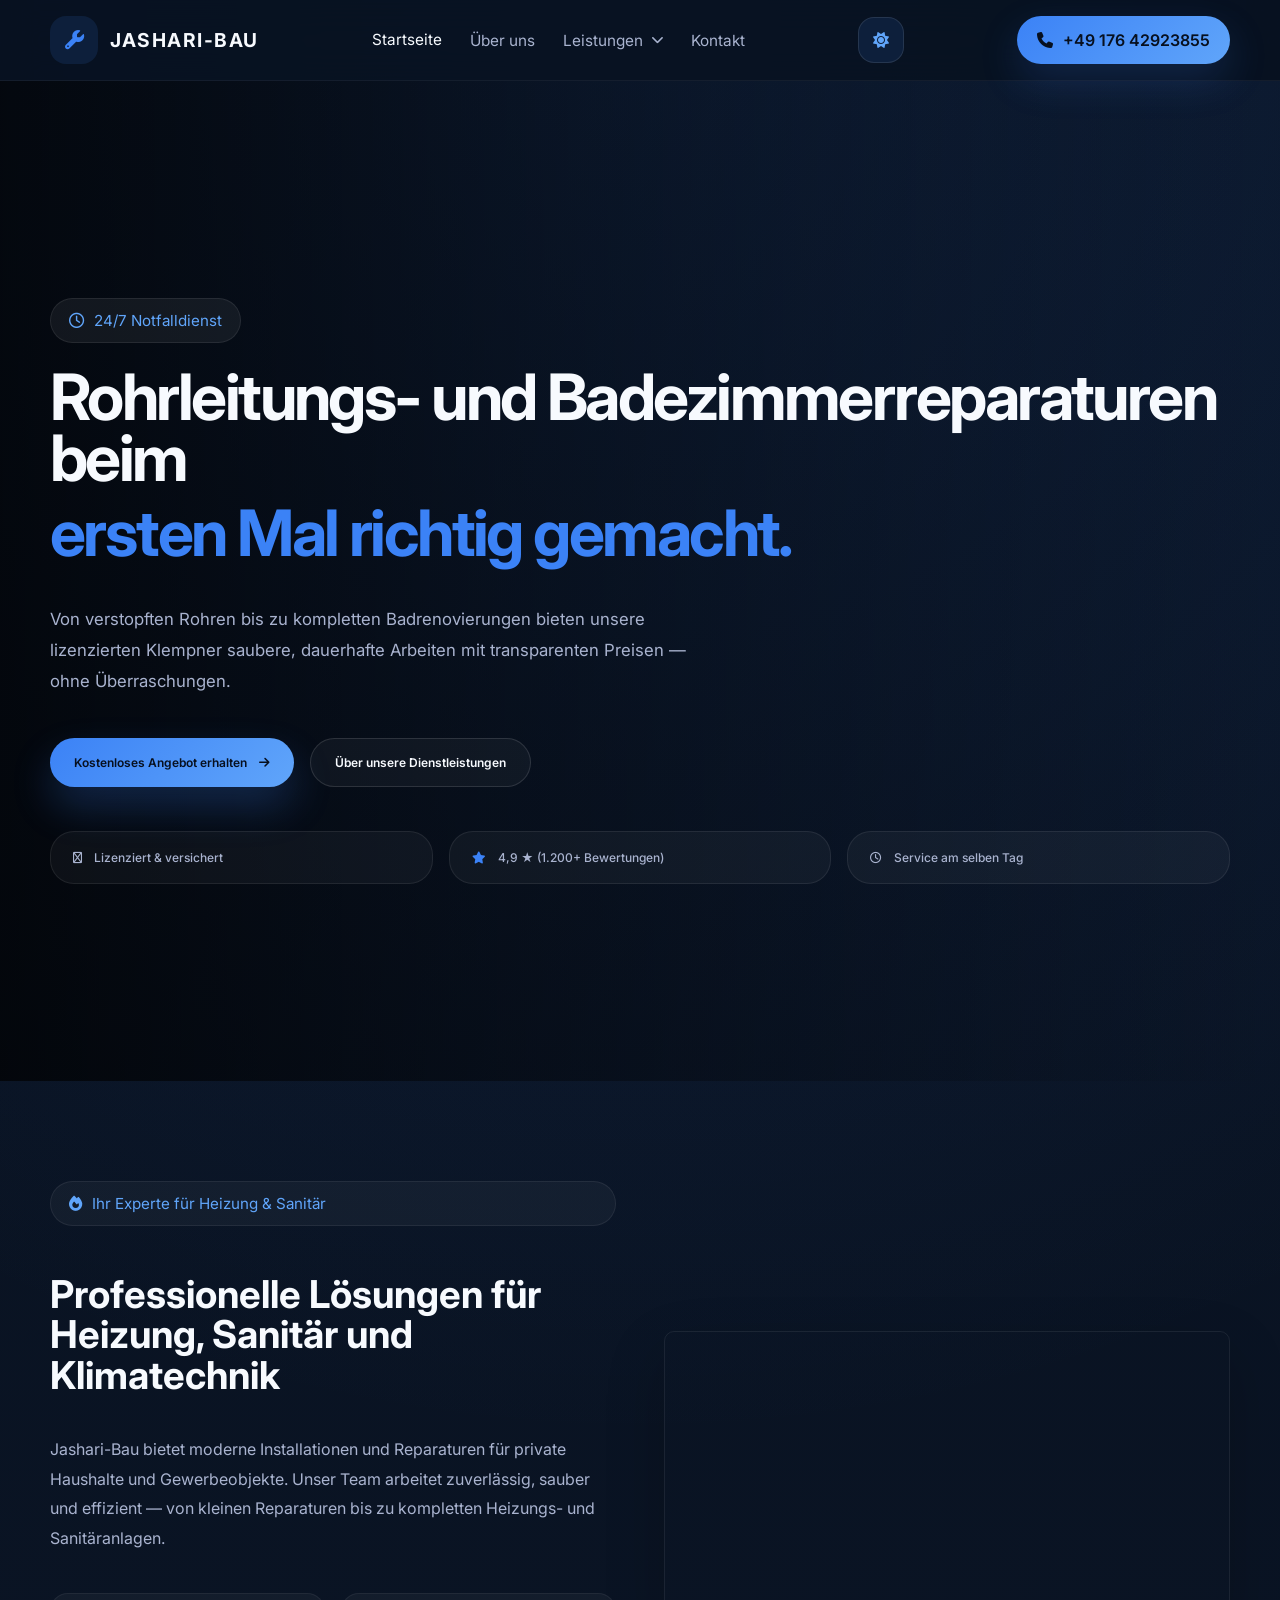
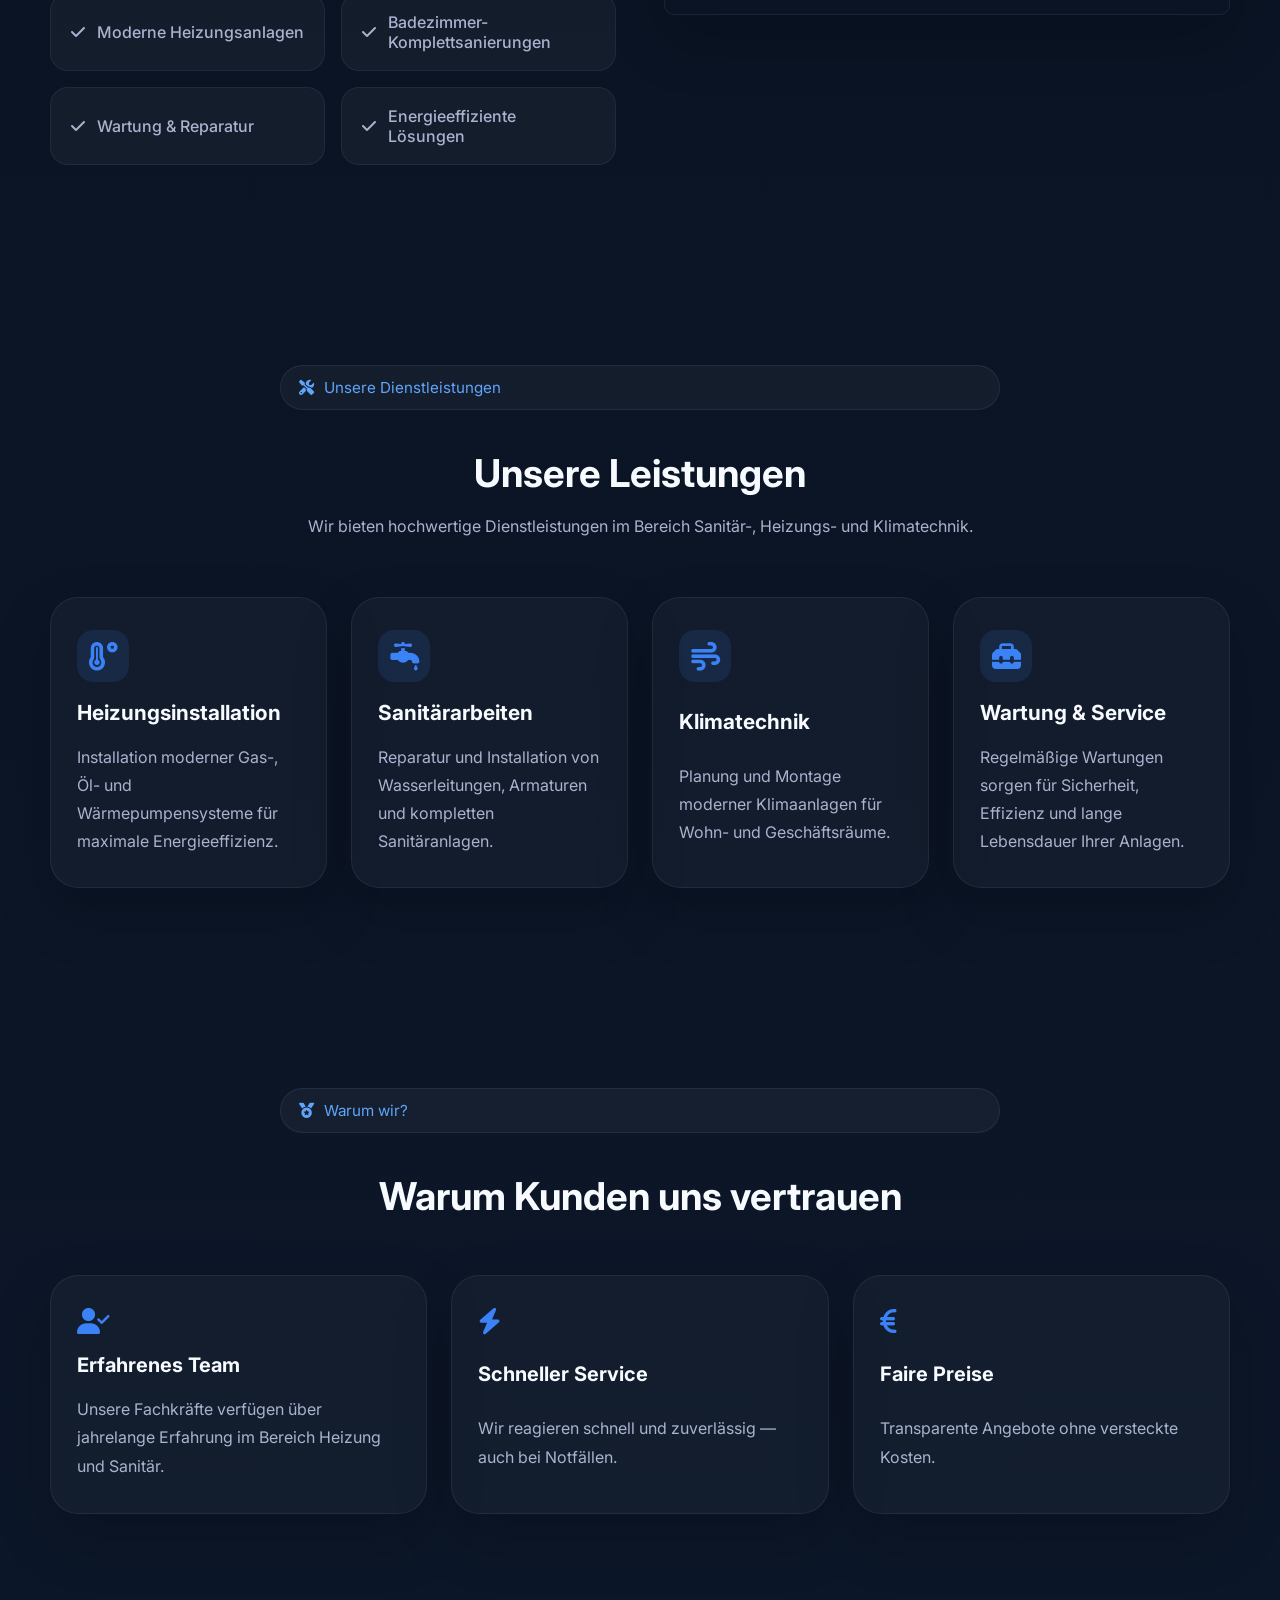
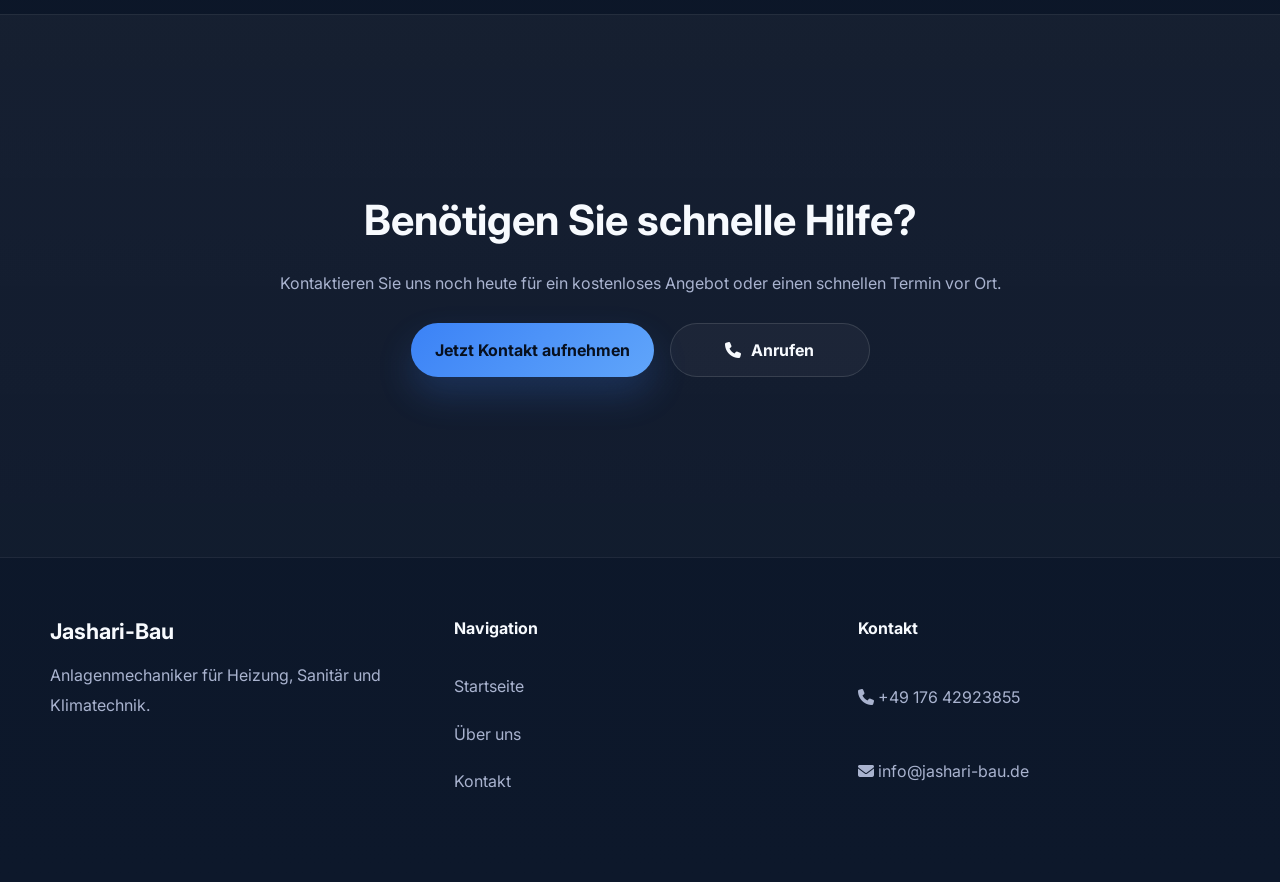
<file: index.html>
<!DOCTYPE html>
<html lang="de">
<head>
  <meta charset="UTF-8" />
  <meta name="viewport" content="width=device-width, initial-scale=1.0" />
  <title>Jashari-Bau</title>
  <link rel="stylesheet" href="./css/style.css">


  <link rel="preconnect" href="https://fonts.googleapis.com">
  <link rel="preconnect" href="https://fonts.gstatic.com" crossorigin>
  <link
    href="https://fonts.googleapis.com/css2?family=Inter:wght@400;500;600;700;800&display=swap"
    rel="stylesheet"
  >
  <link
    rel="stylesheet"
    href="https://cdnjs.cloudflare.com/ajax/libs/font-awesome/6.5.1/css/all.min.css"
  />

  
</head>
<body>

  <!-- NAVIGATIONSLEISTE -->
  <header class="navbar">
    <div class="container nav-wrapper">

      <div class="logo">
        <div class="logo-icon">
          <a href="./index.html">
            <i class="fa-solid fa-wrench"></i>
          </a>
        </div>
        <h2>Jashari-Bau</h2>
      </div>

      <nav class="nav-links" id="site-navigation">
        <a href="./index.html" class="active">Startseite</a>
        <a href="./about-service.html">Über uns</a>
        <div class="nav-dropdown">
          <button class="dropdown-toggle" type="button" aria-expanded="false">
            Leistungen
            <i class="fa-solid fa-chevron-down"></i>
          </button>
          <div class="dropdown-menu">
            <a href="./about-service.html#leistungen">Heizung & Sanitär</a>
            <a href="./about-service.html#ablauf">Unser Ablauf</a>
            <a href="./contact.html">Angebot anfragen</a>
          </div>
        </div>
        <a href="./contact.html">Kontakt</a>
      </nav>

      <button class="menu-toggle" type="button" aria-label="Navigation öffnen" aria-controls="site-navigation" aria-expanded="false">
        <i class="fa-solid fa-bars"></i>
      </button>

      <button class="theme-toggle" type="button" aria-label="Hellmodus aktivieren" aria-pressed="false">
        <i class="fa-solid fa-sun"></i>
      </button>

      <a href="tel:+4917642923855" class="call-btn">
        <i class="fa-solid fa-phone"></i>
        +49 176 42923855
      </a>

    </div>
  </header>

  <section class="hero">
    <div class="container">
      <div class="hero-content">

        <div class="badge">
          <i class="fa-regular fa-clock"></i>
          24/7 Notfalldienst
        </div>

        <h1>
          Rohrleitungs- und Badezimmerreparaturen
          beim <span>ersten Mal richtig gemacht.</span>
        </h1>

        <p>
          Von verstopften Rohren bis zu kompletten Badrenovierungen bieten unsere
          lizenzierten Klempner saubere, dauerhafte Arbeiten mit transparenten Preisen —
          ohne Überraschungen.
        </p>

        <div class="hero-buttons">
          <a href="./contact.html" class="primary-btn">
            Kostenloses Angebot erhalten
            <i class="fa-solid fa-arrow-right"></i>
          </a>

          <a href="./about-service.html" class="secondary-btn">
            Über unsere Dienstleistungen
          </a>
        </div>

        <div class="features">

          <div class="feature-item">
            <i class="fa-regular fa-shield"></i>
            Lizenziert & versichert
          </div>

          <div class="feature-item">
            <i class="fa-solid fa-star rating-star"></i>
            4,9 ★ (1.200+ Bewertungen)
          </div>

          <div class="feature-item">
            <i class="fa-regular fa-clock"></i>
            Service am selben Tag
          </div>

        </div>

      </div>
    </div>
  </section>


  <!-- ÜBER UNS SECTION -->
<section class="about-section">
  <div class="container about-wrapper">

    <div class="about-text">
      <div class="section-badge">
        <i class="fa-solid fa-fire"></i>
        Ihr Experte für Heizung & Sanitär
      </div>

      <h2>
        Professionelle Lösungen für Heizung,
        Sanitär und Klimatechnik
      </h2>

      <p>
        Jashari-Bau bietet moderne Installationen und Reparaturen
        für private Haushalte und Gewerbeobjekte. Unser Team arbeitet
        zuverlässig, sauber und effizient — von kleinen Reparaturen bis
        zu kompletten Heizungs- und Sanitäranlagen.
      </p>

      <div class="about-list">
        <div class="about-item">
          <i class="fa-solid fa-check"></i>
          Moderne Heizungsanlagen
        </div>

        <div class="about-item">
          <i class="fa-solid fa-check"></i>
          Badezimmer-Komplettsanierungen
        </div>

        <div class="about-item">
          <i class="fa-solid fa-check"></i>
          Wartung & Reparatur
        </div>

        <div class="about-item">
          <i class="fa-solid fa-check"></i>
          Energieeffiziente Lösungen
        </div>
      </div>
    </div>

    <div class="about-image">
<video autoplay muted loop playsinline>
    <source src="./WhatsApp Video 2026-06-29 at 20.16.58.mp4" type="video/mp4">
    Your browser does not support the video tag.
</video>  </div>

  </div>
</section>


<!-- SERVICES SECTION -->
<section class="services-section" id="leistungen">
  <div class="container">

    <div class="section-header">
      <div class="section-badge">
        <i class="fa-solid fa-screwdriver-wrench"></i>
        Unsere Dienstleistungen
      </div>

      <h2>Unsere Leistungen</h2>

      <p>
        Wir bieten hochwertige Dienstleistungen im Bereich
        Sanitär-, Heizungs- und Klimatechnik.
      </p>
    </div>

    <div class="services-grid">

      <div class="service-card">
        <i class="fa-solid fa-temperature-high"></i>
        <h3>Heizungsinstallation</h3>
        <p>
          Installation moderner Gas-, Öl- und Wärmepumpensysteme
          für maximale Energieeffizienz.
        </p>
      </div>

      <div class="service-card">
        <i class="fa-solid fa-faucet-drip"></i>
        <h3>Sanitärarbeiten</h3>
        <p>
          Reparatur und Installation von Wasserleitungen,
          Armaturen und kompletten Sanitäranlagen.
        </p>
      </div>

      <div class="service-card">
        <i class="fa-solid fa-wind"></i>
        <h3>Klimatechnik</h3>
        <p>
          Planung und Montage moderner Klimaanlagen
          für Wohn- und Geschäftsräume.
        </p>
      </div>

      <div class="service-card">
        <i class="fa-solid fa-toolbox"></i>
        <h3>Wartung & Service</h3>
        <p>
          Regelmäßige Wartungen sorgen für Sicherheit,
          Effizienz und lange Lebensdauer Ihrer Anlagen.
        </p>
      </div>

    </div>

  </div>
</section>


<!-- WHY US SECTION -->
<section class="why-us">
  <div class="container">

    <div class="section-header">
      <div class="section-badge">
        <i class="fa-solid fa-medal"></i>
        Warum wir?
      </div>

      <h2>Warum Kunden uns vertrauen</h2>
    </div>

    <div class="why-grid">

      <div class="why-card">
        <i class="fa-solid fa-user-check"></i>
        <h3>Erfahrenes Team</h3>
        <p>
          Unsere Fachkräfte verfügen über jahrelange Erfahrung
          im Bereich Heizung und Sanitär.
        </p>
      </div>

      <div class="why-card">
        <i class="fa-solid fa-bolt"></i>
        <h3>Schneller Service</h3>
        <p>
          Wir reagieren schnell und zuverlässig —
          auch bei Notfällen.
        </p>
      </div>

      <div class="why-card">
        <i class="fa-solid fa-euro-sign"></i>
        <h3>Faire Preise</h3>
        <p>
          Transparente Angebote ohne versteckte Kosten.
        </p>
      </div>

    </div>

  </div>
</section>


<!-- CTA SECTION -->
<section class="cta-section">
  <div class="container cta-wrapper">

    <h2>Benötigen Sie schnelle Hilfe?</h2>

    <p>
      Kontaktieren Sie uns noch heute für ein kostenloses Angebot
      oder einen schnellen Termin vor Ort.
    </p>

    <div class="cta-buttons">
      <a href="./contact.html" class="primary-btn">
        Jetzt Kontakt aufnehmen
      </a>

      <a href="tel:+4917642923855" class="secondary-btn">
        <i class="fa-solid fa-phone"></i>
        Anrufen
      </a>
    </div>

  </div>
</section>


<!-- FOOTER -->
<footer class="footer">
  <div class="container footer-wrapper">

    <div class="footer-logo">
      <h2>Jashari-Bau</h2>
      <p>
        Anlagenmechaniker für Heizung,
        Sanitär und Klimatechnik.
      </p>
    </div>

    <div class="footer-links">
      <h4>Navigation</h4>
      <a href="./index.html">Startseite</a>
      <a href="./about-service.html">Über uns</a>
      <a href="./contact.html">Kontakt</a>
    </div>

    <div class="footer-contact">
      <h4>Kontakt</h4>
      <p>
        <i class="fa-solid fa-phone"></i>
        +49 176 42923855
      </p>

      <p>
        <i class="fa-solid fa-envelope"></i>
        info@jashari-bau.de
      </p>
    </div>

  </div>
</footer>


<script src="./script.js"></script>
</body>
</html>
</file>
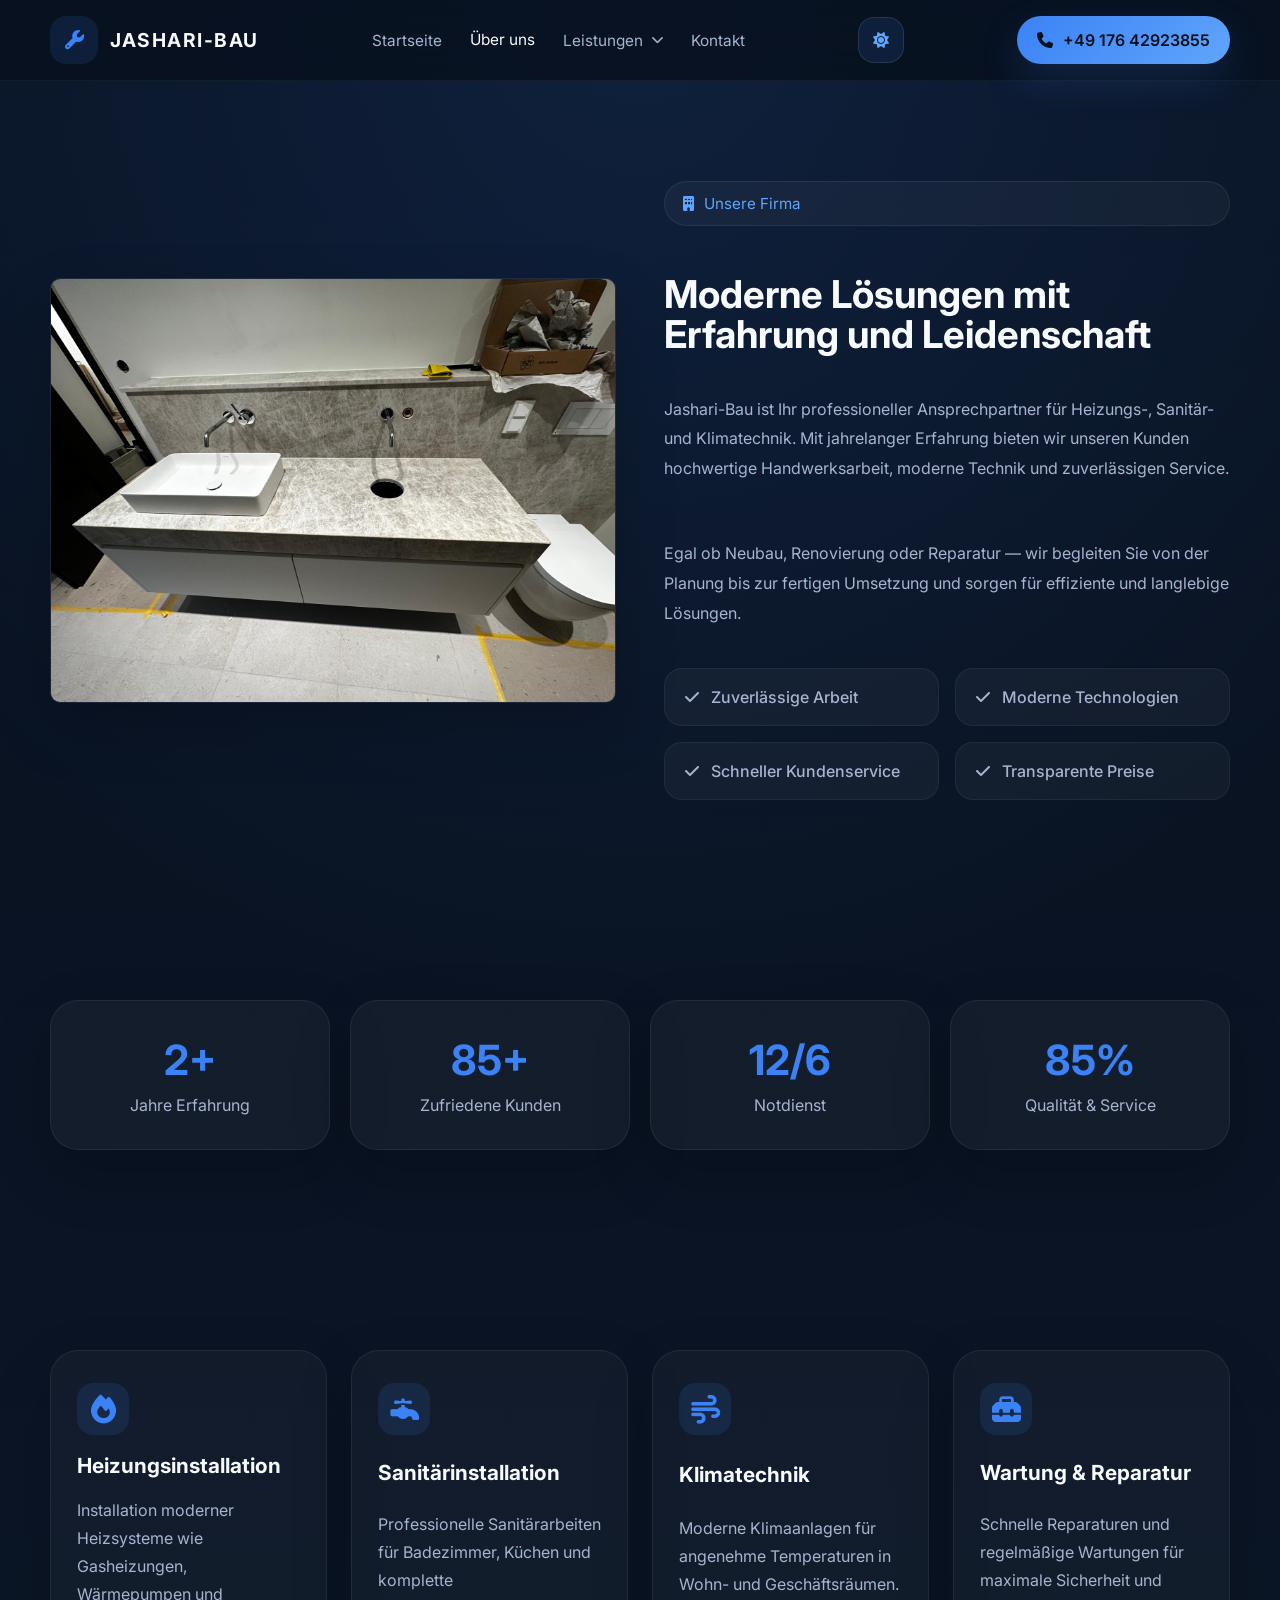
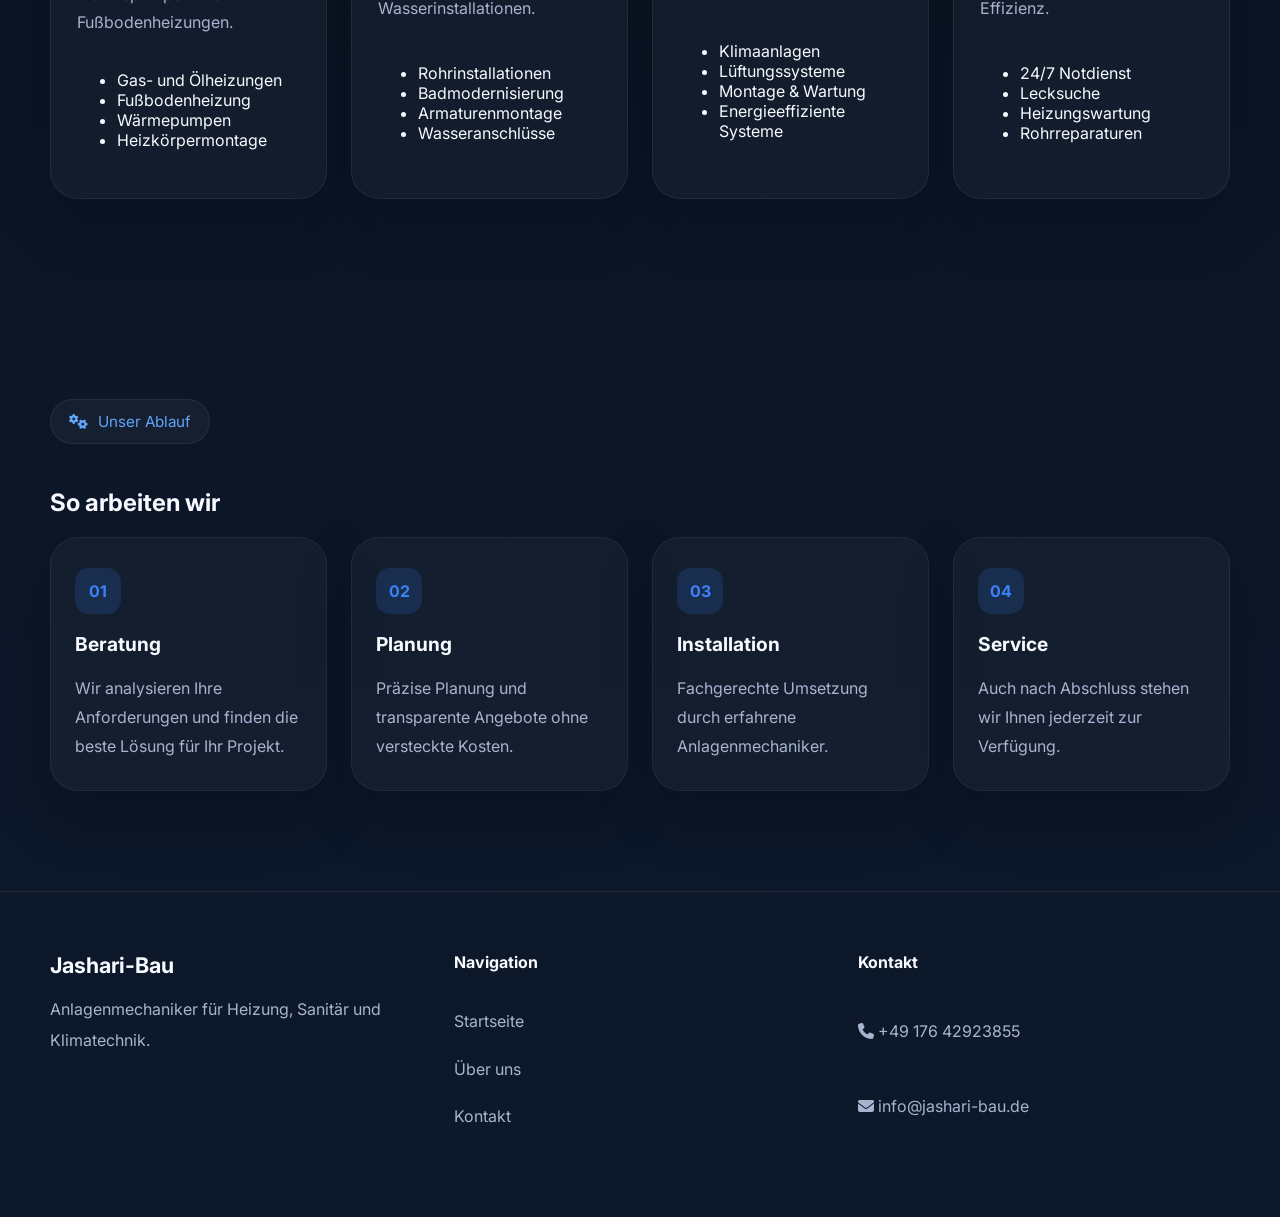
<file: about-service.html>
<!DOCTYPE html>
<html lang="de">
<head>
  <meta charset="UTF-8" />
  <meta name="viewport" content="width=device-width, initial-scale=1.0" />
  <title>Jashari-Bau</title>
  <link rel="stylesheet" href="./css/style.css">


  <link rel="preconnect" href="https://fonts.googleapis.com">
  <link rel="preconnect" href="https://fonts.gstatic.com" crossorigin>
  <link
    href="https://fonts.googleapis.com/css2?family=Inter:wght@400;500;600;700;800&display=swap"
    rel="stylesheet"
  >
  <link
    rel="stylesheet"
    href="https://cdnjs.cloudflare.com/ajax/libs/font-awesome/6.5.1/css/all.min.css"
  />

  
</head>
<body>

  <!-- NAVIGATIONSLEISTE -->
  <header class="navbar">
    <div class="container nav-wrapper">

      <div class="logo">
        <div class="logo-icon">
          <a href="./index.html">
            <i class="fa-solid fa-wrench"></i>
          </a>
        </div>
        <h2>Jashari-Bau</h2>
      </div>

      <nav class="nav-links" id="site-navigation">
        <a href="./index.html">Startseite</a>
        <a href="./about-service.html" class="active">Über uns</a>
        <div class="nav-dropdown">
          <button class="dropdown-toggle" type="button" aria-expanded="false">
            Leistungen
            <i class="fa-solid fa-chevron-down"></i>
          </button>
          <div class="dropdown-menu">
            <a href="#leistungen">Heizung & Sanitär</a>
            <a href="#ablauf">Unser Ablauf</a>
            <a href="./contact.html">Angebot anfragen</a>
          </div>
        </div>
        <a href="./contact.html">Kontakt</a>
      </nav>

      <button class="menu-toggle" type="button" aria-label="Navigation öffnen" aria-controls="site-navigation" aria-expanded="false">
        <i class="fa-solid fa-bars"></i>
      </button>

      <button class="theme-toggle" type="button" aria-label="Hellmodus aktivieren" aria-pressed="false">
        <i class="fa-solid fa-sun"></i>
      </button>

      <a href="tel:+4917642923855" class="call-btn">
        <i class="fa-solid fa-phone"></i>
        +49 176 42923855
      </a>

    </div>
  </header>

 <section class="about-section">

    <div class="container about-wrapper">

      <div class="about-image">
        <img src="./images/WhatsApp Image 2026-06-29 at 20.17.37.jpeg" alt="Jashari Bau Team">
      </div>

      <div class="about-content">

        <div class="section-badge">
          <i class="fa-solid fa-building"></i>
          Unsere Firma
        </div>

        <h2>
          Moderne Lösungen mit Erfahrung und Leidenschaft
        </h2>

        <p>
          Jashari-Bau ist Ihr professioneller Ansprechpartner
          für Heizungs-, Sanitär- und Klimatechnik.
          Mit jahrelanger Erfahrung bieten wir unseren Kunden
          hochwertige Handwerksarbeit, moderne Technik und
          zuverlässigen Service.
        </p>

        <p>
          Egal ob Neubau, Renovierung oder Reparatur —
          wir begleiten Sie von der Planung bis zur fertigen
          Umsetzung und sorgen für effiziente und langlebige Lösungen.
        </p>

        <div class="about-features">

          <div class="feature">
            <i class="fa-solid fa-check"></i>
            Zuverlässige Arbeit
          </div>

          <div class="feature">
            <i class="fa-solid fa-check"></i>
            Moderne Technologien
          </div>

          <div class="feature">
            <i class="fa-solid fa-check"></i>
            Schneller Kundenservice
          </div>

          <div class="feature">
            <i class="fa-solid fa-check"></i>
            Transparente Preise
          </div>

        </div>

      </div>

    </div>

  </section>



    <section class="stats-section">

    <div class="container">

      <div class="stats-grid">

        <div class="stat-card">
          <h2>2+</h2>
          <p>Jahre Erfahrung</p>
        </div>

        <div class="stat-card">
          <h2>100+</h2>
          <p>Zufriedene Kunden</p>
        </div>

        <div class="stat-card">
          <h2>12/6</h2>
          <p>Notdienst</p>
        </div>

        <div class="stat-card">
          <h2>100%</h2>
          <p>Qualität & Service</p>
        </div>

      </div>

    </div>

  </section>




   <section class="services-section" id="leistungen">

    <div class="container">

      <div class="services-grid">

        <div class="service-card">

          <div class="service-icon">
            <i class="fa-solid fa-fire"></i>
          </div>

          <h3>Heizungsinstallation</h3>

          <p>
            Installation moderner Heizsysteme wie Gasheizungen,
            Wärmepumpen und Fußbodenheizungen.
          </p>

          <ul>
            <li>Gas- und Ölheizungen</li>
            <li>Fußbodenheizung</li>
            <li>Wärmepumpen</li>
            <li>Heizkörpermontage</li>
          </ul>

        </div>

        <div class="service-card">

          <div class="service-icon">
            <i class="fa-solid fa-faucet"></i>
          </div>

          <h3>Sanitärinstallation</h3>

          <p>
            Professionelle Sanitärarbeiten für Badezimmer,
            Küchen und komplette Wasserinstallationen.
          </p>

          <ul>
            <li>Rohrinstallationen</li>
            <li>Badmodernisierung</li>
            <li>Armaturenmontage</li>
            <li>Wasseranschlüsse</li>
          </ul>

        </div>

        <div class="service-card">

          <div class="service-icon">
            <i class="fa-solid fa-wind"></i>
          </div>

          <h3>Klimatechnik</h3>

          <p>
            Moderne Klimaanlagen für angenehme Temperaturen
            in Wohn- und Geschäftsräumen.
          </p>

          <ul>
            <li>Klimaanlagen</li>
            <li>Lüftungssysteme</li>
            <li>Montage & Wartung</li>
            <li>Energieeffiziente Systeme</li>
          </ul>

        </div>

        <div class="service-card">

          <div class="service-icon">
            <i class="fa-solid fa-toolbox"></i>
          </div>

          <h3>Wartung & Reparatur</h3>

          <p>
            Schnelle Reparaturen und regelmäßige Wartungen
            für maximale Sicherheit und Effizienz.
          </p>

          <ul>
            <li>24/7 Notdienst</li>
            <li>Lecksuche</li>
            <li>Heizungswartung</li>
            <li>Rohrreparaturen</li>
          </ul>

        </div>

      </div>

    </div>

  </section>


    <section class="process-section" id="ablauf">

    <div class="container">

      <div class="section-header">

        <div class="section-badge">
          <i class="fa-solid fa-gears"></i>
          Unser Ablauf
        </div>

        <h2>So arbeiten wir</h2>

      </div>

      <div class="process-grid">

        <div class="process-card">
          <span>01</span>
          <h3>Beratung</h3>
          <p>
            Wir analysieren Ihre Anforderungen und finden
            die beste Lösung für Ihr Projekt.
          </p>
        </div>

        <div class="process-card">
          <span>02</span>
          <h3>Planung</h3>
          <p>
            Präzise Planung und transparente Angebote
            ohne versteckte Kosten.
          </p>
        </div>

        <div class="process-card">
          <span>03</span>
          <h3>Installation</h3>
          <p>
            Fachgerechte Umsetzung durch erfahrene
            Anlagenmechaniker.
          </p>
        </div>

        <div class="process-card">
          <span>04</span>
          <h3>Service</h3>
          <p>
            Auch nach Abschluss stehen wir Ihnen
            jederzeit zur Verfügung.
          </p>
        </div>

      </div>

    </div>

  </section>


<!-- FOOTER -->
<footer class="footer">
  <div class="container footer-wrapper">

    <div class="footer-logo">
      <h2>Jashari-Bau</h2>
      <p>
        Anlagenmechaniker für Heizung,
        Sanitär und Klimatechnik.
      </p>
    </div>

    <div class="footer-links">
      <h4>Navigation</h4>
      <a href="./index.html">Startseite</a>
      <a href="./about-service.html">Über uns</a>
      <a href="./contact.html">Kontakt</a>
    </div>

    <div class="footer-contact">
      <h4>Kontakt</h4>
      <p>
        <i class="fa-solid fa-phone"></i>
        +49 176 42923855
      </p>

      <p>
        <i class="fa-solid fa-envelope"></i>
        info@jashari-bau.de
      </p>
    </div>

  </div>
</footer>


<script src="./script.js"></script>
</body>
</html>
</file>
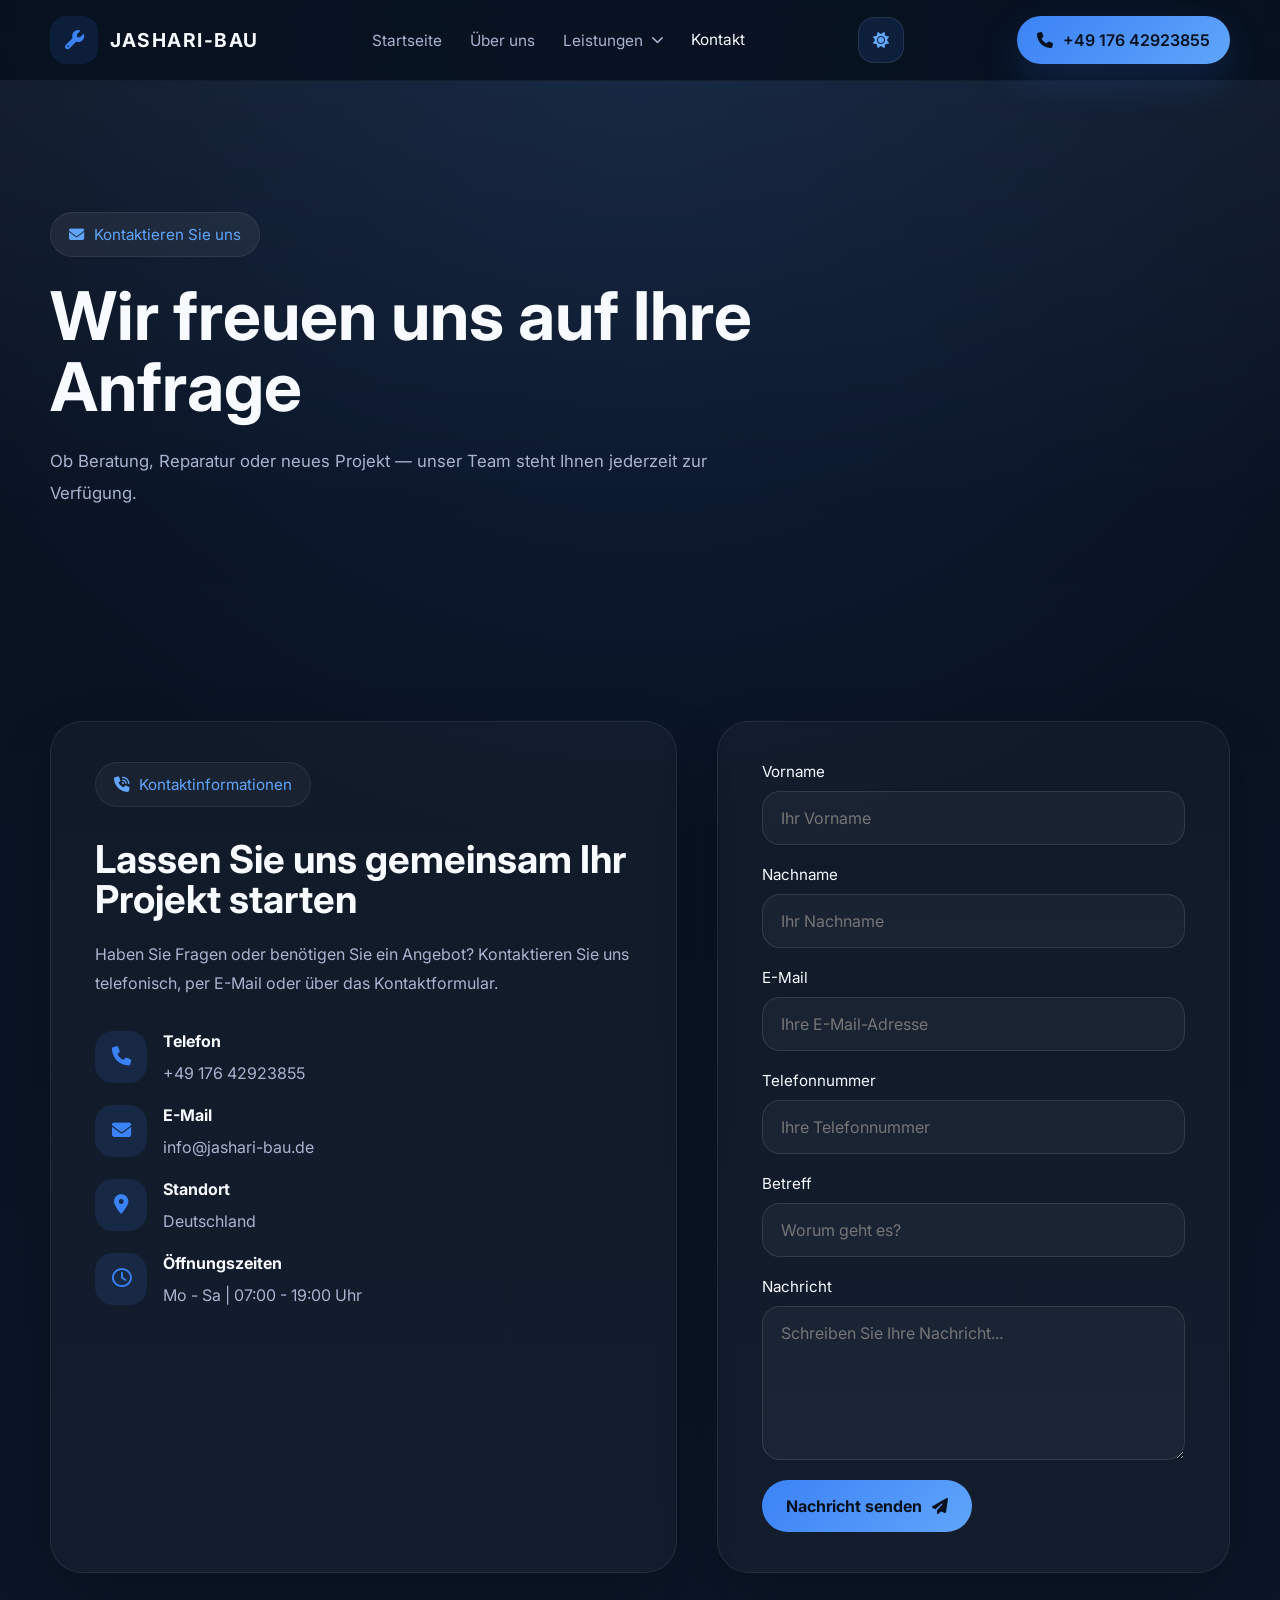
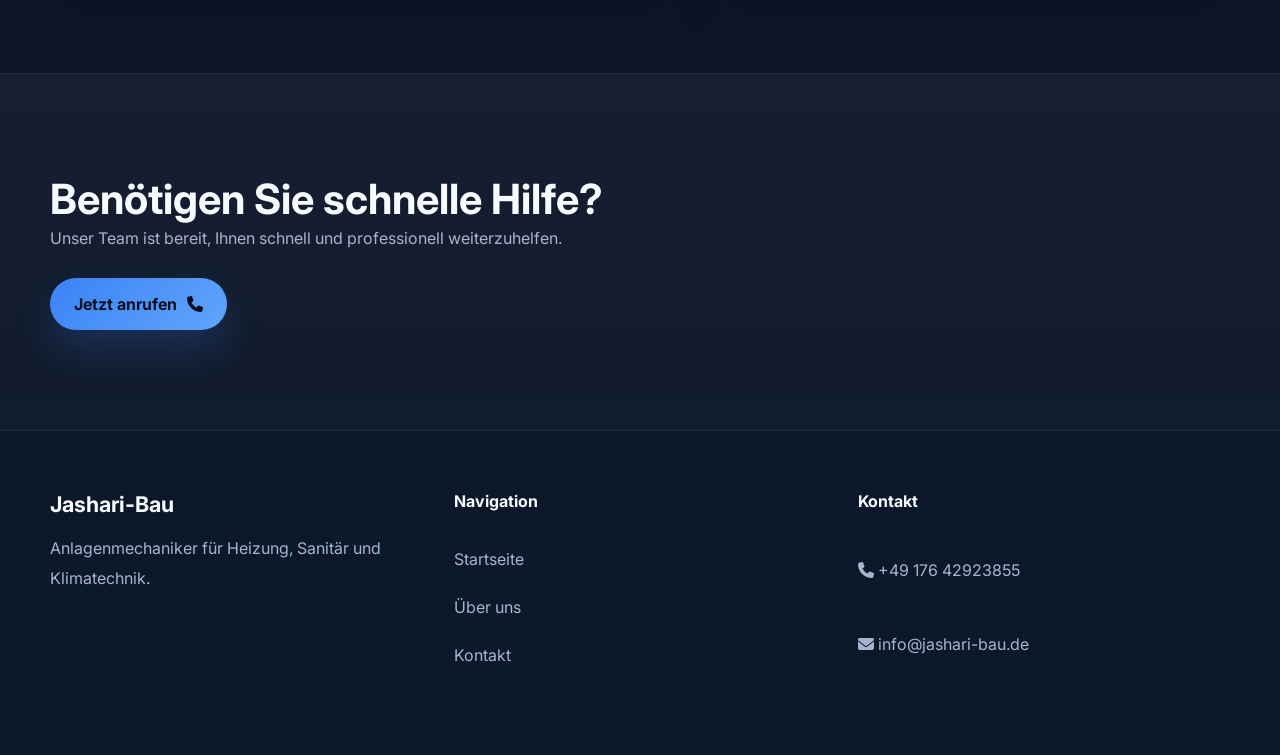
<file: contact.html>
<!DOCTYPE html>
<html lang="de">
<head>
  <meta charset="UTF-8" />
  <meta name="viewport" content="width=device-width, initial-scale=1.0" />
  <title>Jashari-Bau</title>
  <link rel="stylesheet" href="./css/style.css">


  <link rel="preconnect" href="https://fonts.googleapis.com">
  <link rel="preconnect" href="https://fonts.gstatic.com" crossorigin>
  <link
    href="https://fonts.googleapis.com/css2?family=Inter:wght@400;500;600;700;800&display=swap"
    rel="stylesheet"
  >
  <link
    rel="stylesheet"
    href="https://cdnjs.cloudflare.com/ajax/libs/font-awesome/6.5.1/css/all.min.css"
  />

  
</head>
<body>

  <!-- NAVIGATIONSLEISTE -->
  <header class="navbar">
    <div class="container nav-wrapper">

      <div class="logo">
        <div class="logo-icon">
          <a href="./index.html">
            <i class="fa-solid fa-wrench"></i>
          </a>
        </div>
        <h2>Jashari-Bau</h2>
      </div>

      <nav class="nav-links" id="site-navigation">
        <a href="./index.html">Startseite</a>
        <a href="./about-service.html">Über uns</a>
        <div class="nav-dropdown">
          <button class="dropdown-toggle" type="button" aria-expanded="false">
            Leistungen
            <i class="fa-solid fa-chevron-down"></i>
          </button>
          <div class="dropdown-menu">
            <a href="./about-service.html#leistungen">Heizung & Sanitär</a>
            <a href="./about-service.html#ablauf">Unser Ablauf</a>
            <a href="./contact.html">Angebot anfragen</a>
          </div>
        </div>
        <a href="./contact.html" class="active">Kontakt</a>
      </nav>

      <button class="menu-toggle" type="button" aria-label="Navigation öffnen" aria-controls="site-navigation" aria-expanded="false">
        <i class="fa-solid fa-bars"></i>
      </button>

      <button class="theme-toggle" type="button" aria-label="Hellmodus aktivieren" aria-pressed="false">
        <i class="fa-solid fa-sun"></i>
      </button>

      <a href="tel:+4917642923855" class="call-btn">
        <i class="fa-solid fa-phone"></i>
        +49 176 42923855
      </a>

    </div>
  </header>

   <!-- HERO -->
  <section class="contact-hero">

    <div class="container">

      <div class="hero-content">

        <div class="hero-badge">
          <i class="fa-solid fa-envelope"></i>
          Kontaktieren Sie uns
        </div>

        <h1>
          Wir freuen uns auf Ihre Anfrage
        </h1>

        <p>
          Ob Beratung, Reparatur oder neues Projekt —
          unser Team steht Ihnen jederzeit zur Verfügung.
        </p>

      </div>

    </div>

  </section>

  <!-- CONTACT SECTION -->
  <section class="contact-section">

    <div class="container contact-wrapper">

      <!-- LEFT -->
      <div class="contact-info">

        <div class="section-badge">
          <i class="fa-solid fa-phone-volume"></i>
          Kontaktinformationen
        </div>

        <h2>
          Lassen Sie uns gemeinsam Ihr Projekt starten
        </h2>

        <p>
          Haben Sie Fragen oder benötigen Sie ein Angebot?
          Kontaktieren Sie uns telefonisch, per E-Mail oder
          über das Kontaktformular.
        </p>

        <div class="info-box">

          <div class="info-item">
            <div class="info-icon">
              <i class="fa-solid fa-phone"></i>
            </div>

            <div>
              <h4>Telefon</h4>
              <p>+49 176 42923855</p>
            </div>
          </div>

          <div class="info-item">
            <div class="info-icon">
              <i class="fa-solid fa-envelope"></i>
            </div>

            <div>
              <h4>E-Mail</h4>
              <p>info@jashari-bau.de</p>
            </div>
          </div>

          <div class="info-item">
            <div class="info-icon">
              <i class="fa-solid fa-location-dot"></i>
            </div>

            <div>
              <h4>Standort</h4>
              <p>Deutschland</p>
            </div>
          </div>

          <div class="info-item">
            <div class="info-icon">
              <i class="fa-regular fa-clock"></i>
            </div>

            <div>
              <h4>Öffnungszeiten</h4>
              <p>Mo - Sa | 07:00 - 19:00 Uhr</p>
            </div>
          </div>

        </div>

      </div>

      <!-- RIGHT -->
      <div class="contact-form-container">

        <form class="contact-form">

          <div class="form-group">
            <label>Vorname</label>
            <input type="text" placeholder="Ihr Vorname">
          </div>

          <div class="form-group">
            <label>Nachname</label>
            <input type="text" placeholder="Ihr Nachname">
          </div>

          <div class="form-group">
            <label>E-Mail</label>
            <input type="email" placeholder="Ihre E-Mail-Adresse">
          </div>

          <div class="form-group">
            <label>Telefonnummer</label>
            <input type="text" placeholder="Ihre Telefonnummer">
          </div>

          <div class="form-group full-width">
            <label>Betreff</label>
            <input type="text" placeholder="Worum geht es?">
          </div>

          <div class="form-group full-width">
            <label>Nachricht</label>

            <textarea
              rows="6"
              placeholder="Schreiben Sie Ihre Nachricht..."
            ></textarea>
          </div>

          <button type="submit" class="submit-btn">
            Nachricht senden
            <i class="fa-solid fa-paper-plane"></i>
          </button>

        </form>

      </div>

    </div>

  </section>

   <section class="cta-section">

    <div class="container">

      <h2>
        Benötigen Sie schnelle Hilfe?
      </h2>

      <p>
        Unser Team ist bereit, Ihnen schnell und professionell
        weiterzuhelfen.
      </p>

      <a href="tel:+4917642923855" class="cta-btn">
        Jetzt anrufen
        <i class="fa-solid fa-phone"></i>
      </a>

    </div>

  </section>



<!-- FOOTER -->
<footer class="footer">
  <div class="container footer-wrapper">

    <div class="footer-logo">
      <h2>Jashari-Bau</h2>
      <p>
        Anlagenmechaniker für Heizung,
        Sanitär und Klimatechnik.
      </p>
    </div>

    <div class="footer-links">
      <h4>Navigation</h4>
      <a href="./index.html">Startseite</a>
      <a href="./about-service.html">Über uns</a>
      <a href="./contact.html">Kontakt</a>
    </div>

    <div class="footer-contact">
      <h4>Kontakt</h4>
      <p>
        <i class="fa-solid fa-phone"></i>
        +49 176 42923855
      </p>

      <p>
        <i class="fa-solid fa-envelope"></i>
        info@jashari-bau.de
      </p>
    </div>

  </div>
</footer>


<script src="./script.js"></script>
</body>
</html>
</file>
<file: css/style.css>
* {
  box-sizing: border-box;
}

html {
  scroll-behavior: smooth;
}

body {
  margin: 0;
  min-height: 100vh;
  font-family: "Inter", sans-serif;
  color: #f7fafe;
  background: radial-gradient(circle at top, rgba(59, 130, 246, 0.14), transparent 35%), linear-gradient(180deg, #08111f 0%, #0d182b 100%);
}

img {
  max-width: 100%;
  display: block;
}

.hero {
  background: linear-gradient(to right, rgba(0, 0, 0, 0.7) 0%, rgba(0, 0, 0, 0.4) 40%, rgba(0, 0, 0, 0) 100%);
}

a {
  color: inherit;
  text-decoration: none;
}

button,
input,
textarea {
  font: inherit;
}

button {
  color: inherit;
}

.container {
  width: min(1180px, 100% - 32px);
  margin: 0 auto;
}

.logo,
.hero-content,
.section-header,
.contact-info,
.contact-form-container,
.service-card,
.why-card,
.stat-card,
.process-card,
.footer-wrapper > * {
  min-width: 0;
}

body,
input,
textarea,
button {
  color: #f7fafe;
}

body.light-mode {
  color: #0f172a;
  background: radial-gradient(circle at top, rgba(14, 165, 233, 0.16), transparent 36%), linear-gradient(180deg, #ffffff 0%, #eef7ff 100%);
}
body.light-mode input,
body.light-mode textarea,
body.light-mode button {
  color: #0f172a;
}
body.light-mode .navbar {
  background: rgba(255, 255, 255, 0.88);
  border-bottom-color: rgba(15, 23, 42, 0.08);
}
body.light-mode .logo h2,
body.light-mode .hero h1,
body.light-mode .about-section h2,
body.light-mode .contact-hero h1,
body.light-mode .contact-section .contact-info h2,
body.light-mode .services-section .section-header h2,
body.light-mode .why-us .section-header h2,
body.light-mode .cta-section h2,
body.light-mode .services-section .service-card h3,
body.light-mode .why-us .why-card h3,
body.light-mode .process-section .process-card h3,
body.light-mode .footer h2,
body.light-mode .footer h4 {
  color: #0f172a;
}
body.light-mode .nav-links a,
body.light-mode .nav-links .dropdown-toggle,
body.light-mode .hero p,
body.light-mode .about-section p,
body.light-mode .contact-hero p,
body.light-mode .contact-section .contact-info p,
body.light-mode .services-section .section-header p,
body.light-mode .services-section .service-card p,
body.light-mode .why-us .why-card p,
body.light-mode .process-section .process-card p,
body.light-mode .stats-section .stat-card p,
body.light-mode .footer p,
body.light-mode .footer a {
  color: #475569;
}
body.light-mode .nav-links a.active,
body.light-mode .nav-links a:hover,
body.light-mode .nav-dropdown:hover .dropdown-toggle,
body.light-mode .nav-dropdown:focus-within .dropdown-toggle,
body.light-mode .nav-dropdown.is-open .dropdown-toggle {
  color: #0f172a;
}
body.light-mode .hero {
  background: linear-gradient(to right, rgba(255, 255, 255, 0.92) 0%, rgba(239, 246, 255, 0.62) 44%, rgba(239, 246, 255, 0) 100%);
}
body.light-mode .badge,
body.light-mode .section-badge,
body.light-mode .contact-hero .hero-badge,
body.light-mode .hero .features .feature-item,
body.light-mode .about-section .about-item,
body.light-mode .about-section .feature,
body.light-mode .contact-section .contact-info,
body.light-mode .contact-section .contact-form-container,
body.light-mode .services-section .service-card,
body.light-mode .why-us .why-card,
body.light-mode .stats-section .stat-card,
body.light-mode .process-section .process-card {
  background: rgba(255, 255, 255, 0.76);
  border-color: rgba(14, 116, 144, 0.14);
  box-shadow: 0 24px 60px rgba(14, 116, 144, 0.12);
}
body.light-mode .navbar .logo .logo-icon,
body.light-mode .services-section .service-card i,
body.light-mode .contact-section .contact-info .info-item .info-icon,
body.light-mode .process-section .process-card span {
  background: rgba(14, 165, 233, 0.12);
  color: #0284c7;
}
body.light-mode .dropdown-menu {
  background: rgba(255, 255, 255, 0.98);
  border-color: rgba(14, 116, 144, 0.12);
}
body.light-mode .navbar .theme-toggle,
body.light-mode .navbar .menu-toggle {
  background: rgba(14, 165, 233, 0.14);
  border-color: rgba(14, 116, 144, 0.16);
  color: #0284c7;
}
body.light-mode .dropdown-menu a:hover,
body.light-mode .navbar .nav-links a.active,
body.light-mode .navbar .nav-links a:hover {
  background: rgba(14, 165, 233, 0.1);
}
body.light-mode .hero-buttons .secondary-btn,
body.light-mode .cta-section .cta-buttons .secondary-btn,
body.light-mode .contact-section .contact-form-container .contact-form .form-group input,
body.light-mode .contact-section .contact-form-container .contact-form .form-group textarea {
  background: rgba(255, 255, 255, 0.82);
  border-color: rgba(14, 116, 144, 0.16);
  color: #0f172a;
}
body.light-mode .footer,
body.light-mode .cta-section {
  border-color: rgba(14, 116, 144, 0.12);
}

.navbar {
  position: sticky;
  top: 0;
  z-index: 20;
  backdrop-filter: blur(18px);
  background: rgba(8, 17, 31, 0.86);
  border-bottom: 1px solid rgba(255, 255, 255, 0.05);
}
.navbar .nav-wrapper {
  display: flex;
  align-items: center;
  justify-content: space-between;
  min-height: 80px;
  gap: 20px;
}
.navbar .logo {
  display: flex;
  align-items: center;
  gap: 12px;
}
.navbar .logo .logo-icon {
  width: 48px;
  height: 48px;
  border-radius: 16px;
  background: rgba(59, 130, 246, 0.12);
  display: grid;
  place-items: center;
  color: #3b82f6;
  font-size: 1.2rem;
}
.navbar .logo h2 {
  margin: 0;
  font-size: 1.2rem;
  letter-spacing: 0.08em;
  text-transform: uppercase;
  color: #f7fafe;
}
.navbar .nav-links {
  display: flex;
  align-items: center;
  gap: 28px;
}
.navbar .nav-links a,
.navbar .nav-links .dropdown-toggle {
  color: #a9b3cf;
  font-size: 0.96rem;
  transition: color 0.25s ease, transform 0.25s ease;
  position: relative;
}
.navbar .nav-links a.active, .navbar .nav-links a:hover,
.navbar .nav-links .dropdown-toggle.active,
.navbar .nav-links .dropdown-toggle:hover {
  color: #f7fafe;
  transform: translateY(-1px);
}
.navbar .nav-links .dropdown-toggle {
  display: inline-flex;
  align-items: center;
  gap: 8px;
  padding: 0;
  border: 0;
  background: transparent;
  cursor: pointer;
}
.navbar .nav-links .dropdown-toggle i {
  font-size: 0.78rem;
  transition: transform 0.2s ease;
}
.navbar .nav-dropdown {
  position: relative;
}
.navbar .nav-dropdown:hover .dropdown-toggle, .navbar .nav-dropdown:focus-within .dropdown-toggle, .navbar .nav-dropdown.is-open .dropdown-toggle {
  color: #f7fafe;
  transform: translateY(-1px);
}
.navbar .nav-dropdown:hover .dropdown-toggle i, .navbar .nav-dropdown:focus-within .dropdown-toggle i, .navbar .nav-dropdown.is-open .dropdown-toggle i {
  transform: rotate(180deg);
}
.navbar .nav-dropdown:hover .dropdown-menu, .navbar .nav-dropdown:focus-within .dropdown-menu, .navbar .nav-dropdown.is-open .dropdown-menu {
  opacity: 1;
  pointer-events: auto;
  transform: translate(-50%, 0);
}
.navbar .dropdown-menu {
  position: absolute;
  top: calc(100% + 18px);
  left: 50%;
  width: 220px;
  display: grid;
  gap: 6px;
  padding: 12px;
  border-radius: 20px;
  background: rgba(8, 17, 31, 0.98);
  border: 1px solid rgba(255, 255, 255, 0.08);
  box-shadow: 0 24px 60px rgba(0, 0, 0, 0.2);
  opacity: 0;
  pointer-events: none;
  transform: translate(-50%, -8px);
  transition: opacity 0.2s ease, transform 0.2s ease;
}
.navbar .dropdown-menu a {
  padding: 12px 14px;
  border-radius: 12px;
}
.navbar .dropdown-menu a:hover {
  background: rgba(255, 255, 255, 0.06);
}
.navbar .menu-toggle {
  display: none;
  width: 46px;
  height: 46px;
  border: 1px solid rgba(255, 255, 255, 0.1);
  border-radius: 16px;
  background: rgba(255, 255, 255, 0.05);
  color: #f7fafe;
  cursor: pointer;
}
.navbar .theme-toggle {
  width: 46px;
  height: 46px;
  display: grid;
  place-items: center;
  border: 1px solid rgba(255, 255, 255, 0.1);
  border-radius: 16px;
  background: rgba(59, 130, 246, 0.12);
  color: #60a5fa;
  cursor: pointer;
  transition: transform 0.2s ease, background 0.2s ease, color 0.2s ease;
}
.navbar .theme-toggle:hover {
  transform: translateY(-1px);
  background: rgba(59, 130, 246, 0.18);
}
.navbar .call-btn {
  display: inline-flex;
  align-items: center;
  gap: 10px;
  padding: 14px 20px;
  border-radius: 999px;
  background: linear-gradient(135deg, #3b82f6, #60a5fa);
  color: #07101f;
  font-weight: 600;
  box-shadow: 0 16px 40px rgba(59, 130, 246, 0.18);
}

.hero {
  padding: 100px 0 80px;
}
.hero .container {
  display: grid;
  align-items: center;
  min-height: calc(100vh - 80px);
}
.hero .hero-content {
  font-size: 12px;
  display: grid;
  gap: 24px;
}
.hero .badge {
  display: inline-flex;
  align-items: center;
  gap: 10px;
  padding: 12px 18px;
  border-radius: 999px;
  background: rgba(255, 255, 255, 0.06);
  border: 1px solid rgba(255, 255, 255, 0.08);
  color: #60a5fa;
  width: fit-content;
  font-size: 0.95rem;
}
.hero h1 {
  margin: 0;
  font-size: clamp(3rem, 5vw, 5rem);
  line-height: 0.95;
  letter-spacing: -0.04em;
}
.hero h1 span {
  display: block;
  color: #3b82f6;
  margin-top: 14px;
}
.hero p {
  color: #a9b3cf;
  font-size: 1.05rem;
  line-height: 1.85;
  max-width: 680px;
}
.hero .hero-buttons {
  display: flex;
  flex-wrap: wrap;
  gap: 16px;
}
.hero .hero-buttons a {
  display: inline-flex;
  align-items: center;
  gap: 12px;
  padding: 16px 24px;
  border-radius: 999px;
  font-weight: 600;
  transition: transform 0.25s ease, box-shadow 0.25s ease;
}
.hero .hero-buttons a:hover {
  transform: translateY(-2px);
}
.hero .hero-buttons .primary-btn {
  background: linear-gradient(135deg, #3b82f6, #60a5fa);
  color: #07101f;
  box-shadow: 0 20px 40px rgba(59, 130, 246, 0.24);
}
.hero .hero-buttons .secondary-btn {
  border: 1px solid rgba(255, 255, 255, 0.12);
  background: rgba(255, 255, 255, 0.04);
  color: #f7fafe;
}
.hero .features {
  display: grid;
  grid-template-columns: repeat(3, minmax(0, 1fr));
  gap: 16px;
  margin-top: 20px;
}
.hero .features .feature-item {
  display: inline-flex;
  align-items: center;
  gap: 12px;
  padding: 18px 22px;
  border-radius: 24px;
  background: rgba(255, 255, 255, 0.04);
  border: 1px solid rgba(255, 255, 255, 0.08);
  color: #a9b3cf;
  font-weight: 500;
}
.hero .features .feature-item .rating-star {
  color: #3b82f6;
}

.section-badge {
  display: inline-flex;
  align-items: center;
  gap: 10px;
  padding: 12px 18px;
  border-radius: 999px;
  background: rgba(255, 255, 255, 0.04);
  border: 1px solid rgba(255, 255, 255, 0.07);
  color: #60a5fa;
  font-size: 0.95rem;
  margin-bottom: 24px;
}

.about-section,
.services-section,
.why-us,
.cta-section,
.stats-section,
.process-section {
  padding: 100px 0;
}

.about-section .about-wrapper {
  display: grid;
  grid-template-columns: 1fr 1fr;
  gap: 48px;
  align-items: center;
}
.about-section .about-text,
.about-section .about-content {
  display: grid;
  gap: 24px;
}
.about-section h2 {
  margin: 0;
  font-size: clamp(2.2rem, 3vw, 3rem);
  line-height: 1.05;
}
.about-section p {
  color: #a9b3cf;
  line-height: 1.85;
}
.about-section .about-list,
.about-section .about-features {
  display: grid;
  grid-template-columns: repeat(2, minmax(0, 1fr));
  gap: 16px;
}
.about-section .about-item,
.about-section .feature {
  display: flex;
  align-items: center;
  gap: 12px;
  padding: 18px 20px;
  border-radius: 18px;
  background: rgba(255, 255, 255, 0.04);
  border: 1px solid rgba(255, 255, 255, 0.06);
  color: #a9b3cf;
  font-weight: 500;
}
.about-section .about-image {
  overflow: hidden;
  border-radius: 10px;
  border: 1px solid rgba(255, 255, 255, 0.07);
  box-shadow: 0 24px 60px rgba(0, 0, 0, 0.2);
}
.about-section .about-image video {
  width: 100%;
  height: auto;
  display: block;
  object-fit: cover;
}

.contact-hero {
  padding: 100px 0 80px;
  background: linear-gradient(180deg, rgba(255, 255, 255, 0.04), transparent 80%);
}
.contact-hero .container {
  display: grid;
  min-height: 40vh;
  align-items: center;
}
.contact-hero .hero-content {
  max-width: 720px;
  display: grid;
  gap: 24px;
}
.contact-hero .hero-badge {
  display: inline-flex;
  align-items: center;
  gap: 10px;
  padding: 12px 18px;
  border-radius: 999px;
  background: rgba(255, 255, 255, 0.06);
  border: 1px solid rgba(255, 255, 255, 0.08);
  color: #60a5fa;
  width: fit-content;
  font-size: 0.95rem;
}
.contact-hero h1 {
  margin: 0;
  font-size: clamp(2.8rem, 6vw, 4.2rem);
  line-height: 1.05;
}
.contact-hero p {
  margin: 0;
  color: #a9b3cf;
  font-size: 1.05rem;
  line-height: 1.9;
  max-width: 680px;
}

.contact-section {
  padding: 100px 0;
}
.contact-section .contact-wrapper {
  display: grid;
  grid-template-columns: minmax(0, 1.1fr) minmax(360px, 0.9fr);
  gap: 40px;
}
.contact-section .contact-info,
.contact-section .contact-form-container {
  padding: 40px 44px;
  border-radius: 32px;
  background: rgba(255, 255, 255, 0.03);
  border: 1px solid rgba(255, 255, 255, 0.08);
  box-shadow: 0 24px 60px rgba(0, 0, 0, 0.2);
}
.contact-section .contact-info .section-badge {
  margin-bottom: 32px;
}
.contact-section .contact-info h2 {
  margin: 0 0 20px;
  font-size: clamp(2.2rem, 3vw, 3rem);
  line-height: 1.05;
}
.contact-section .contact-info p {
  color: #a9b3cf;
  line-height: 1.85;
  max-width: 640px;
}
.contact-section .contact-info .info-box {
  display: grid;
  gap: 18px;
  margin-top: 32px;
}
.contact-section .contact-info .info-item {
  display: flex;
  align-items: flex-start;
  gap: 16px;
}
.contact-section .contact-info .info-item .info-icon {
  width: 52px;
  height: 52px;
  display: grid;
  place-items: center;
  border-radius: 18px;
  background: rgba(59, 130, 246, 0.12);
  color: #3b82f6;
  font-size: 1.2rem;
}
.contact-section .contact-info .info-item h4 {
  margin: 0 0 8px;
  font-size: 1rem;
}
.contact-section .contact-info .info-item p {
  margin: 0;
  color: #a9b3cf;
  line-height: 1.75;
}
.contact-section .contact-form-container .contact-form {
  display: grid;
  gap: 20px;
}
.contact-section .contact-form-container .contact-form .form-group {
  display: grid;
  gap: 10px;
}
.contact-section .contact-form-container .contact-form .form-group label {
  font-size: 0.95rem;
  color: #f7fafe;
}
.contact-section .contact-form-container .contact-form .form-group input,
.contact-section .contact-form-container .contact-form .form-group textarea {
  width: 100%;
  padding: 16px 18px;
  border-radius: 18px;
  border: 1px solid rgba(255, 255, 255, 0.1);
  background: rgba(255, 255, 255, 0.04);
  color: #f7fafe;
  outline: none;
  transition: border-color 0.2s ease, background 0.2s ease;
}
.contact-section .contact-form-container .contact-form .form-group input:focus,
.contact-section .contact-form-container .contact-form .form-group textarea:focus {
  border-color: rgba(59, 130, 246, 0.4);
  background: rgba(255, 255, 255, 0.08);
}
.contact-section .contact-form-container .contact-form .full-width {
  grid-column: 1/-1;
}
.contact-section .contact-form-container .contact-form .submit-btn {
  width: fit-content;
  padding: 16px 24px;
  border: none;
  border-radius: 999px;
  background: linear-gradient(135deg, #3b82f6, #60a5fa);
  color: #07101f;
  font-weight: 700;
  cursor: pointer;
  display: inline-flex;
  align-items: center;
  gap: 10px;
  transition: transform 0.25s ease, box-shadow 0.25s ease;
}
.contact-section .contact-form-container .contact-form .submit-btn:hover {
  transform: translateY(-1px);
  box-shadow: 0 18px 36px rgba(59, 130, 246, 0.24);
}

.services-section .section-header {
  display: grid;
  gap: 16px;
  max-width: 720px;
  margin: 0 auto 56px;
  text-align: center;
}
.services-section .section-header h2 {
  margin: 0;
  font-size: clamp(2.4rem, 3vw, 3.4rem);
}
.services-section .section-header p {
  margin: 0;
  color: #a9b3cf;
  line-height: 1.8;
}
.services-section .services-grid {
  display: grid;
  grid-template-columns: repeat(4, minmax(0, 1fr));
  gap: 24px;
}
.services-section .service-card {
  padding: 32px 26px;
  border-radius: 28px;
  background: rgba(255, 255, 255, 0.03);
  border: 1px solid rgba(255, 255, 255, 0.07);
  box-shadow: 0 24px 60px rgba(0, 0, 0, 0.2);
  display: grid;
  gap: 18px;
}
.services-section .service-card i {
  font-size: 1.8rem;
  color: #3b82f6;
  width: 52px;
  height: 52px;
  display: grid;
  place-items: center;
  border-radius: 16px;
  background: rgba(59, 130, 246, 0.12);
}
.services-section .service-card h3 {
  margin: 0;
  font-size: 1.3rem;
}
.services-section .service-card p {
  color: #a9b3cf;
  line-height: 1.75;
  margin: 0;
}

.why-us .section-header {
  display: grid;
  gap: 16px;
  text-align: center;
  max-width: 720px;
  margin: 0 auto 56px;
}
.why-us .section-header h2 {
  font-size: clamp(2.4rem, 3vw, 3.4rem);
  margin: 0;
}
.why-us .why-grid {
  display: grid;
  grid-template-columns: repeat(3, minmax(0, 1fr));
  gap: 24px;
}
.why-us .why-card {
  padding: 32px 26px;
  border-radius: 28px;
  background: rgba(255, 255, 255, 0.03);
  border: 1px solid rgba(255, 255, 255, 0.07);
  box-shadow: 0 24px 60px rgba(0, 0, 0, 0.2);
  display: grid;
  gap: 18px;
}
.why-us .why-card i {
  color: #3b82f6;
  font-size: 1.65rem;
}
.why-us .why-card h3 {
  margin: 0;
  font-size: 1.25rem;
}
.why-us .why-card p {
  color: #a9b3cf;
  line-height: 1.8;
  margin: 0;
}

.cta-section {
  background: linear-gradient(180deg, rgba(255, 255, 255, 0.04), rgba(255, 255, 255, 0.02));
  border-top: 1px solid rgba(255, 255, 255, 0.08);
}
.cta-section .cta-wrapper {
  display: grid;
  gap: 24px;
  text-align: center;
  max-width: 820px;
  margin: 0 auto;
  padding: 80px 0;
}
.cta-section h2 {
  margin: 0;
  font-size: clamp(2.6rem, 3vw, 3.8rem);
}
.cta-section p {
  margin: 0;
  color: #a9b3cf;
  line-height: 1.85;
}
.cta-section .cta-buttons {
  display: flex;
  flex-wrap: wrap;
  justify-content: center;
  gap: 16px;
}
.cta-section .cta-buttons a {
  display: inline-flex;
  align-items: center;
  justify-content: center;
  gap: 10px;
  min-width: 200px;
  padding: 16px 24px;
  border-radius: 999px;
  font-weight: 700;
}
.cta-section .cta-buttons .primary-btn {
  background: linear-gradient(135deg, #3b82f6, #60a5fa);
  color: #07101f;
  box-shadow: 0 18px 36px rgba(59, 130, 246, 0.2);
}
.cta-section .cta-buttons .secondary-btn {
  border: 1px solid rgba(255, 255, 255, 0.12);
  background: rgba(255, 255, 255, 0.04);
  color: #f7fafe;
}
.cta-section .cta-btn {
  display: inline-flex;
  align-items: center;
  justify-content: center;
  gap: 10px;
  width: fit-content;
  margin-top: 24px;
  padding: 16px 24px;
  border-radius: 999px;
  background: linear-gradient(135deg, #3b82f6, #60a5fa);
  color: #07101f;
  font-weight: 700;
  box-shadow: 0 18px 36px rgba(59, 130, 246, 0.2);
}

.footer {
  padding: 60px 0 80px;
  border-top: 1px solid rgba(255, 255, 255, 0.08);
}
.footer .footer-wrapper {
  display: grid;
  grid-template-columns: repeat(3, minmax(0, 1fr));
  gap: 32px;
}
.footer h2,
.footer h4 {
  margin: 0 0 16px 0;
}
.footer h2 {
  font-size: 1.35rem;
}
.footer p,
.footer a {
  color: #a9b3cf;
  line-height: 1.9;
}
.footer .footer-links,
.footer .footer-contact {
  display: grid;
  gap: 12px;
}
.footer a {
  transition: color 0.2s ease;
}
.footer a:hover {
  color: #3b82f6;
}

.stats-section .stats-grid {
  display: grid;
  grid-template-columns: repeat(4, minmax(0, 1fr));
  gap: 20px;
}
.stats-section .stat-card {
  padding: 34px 28px;
  border-radius: 28px;
  background: rgba(255, 255, 255, 0.04);
  border: 1px solid rgba(255, 255, 255, 0.07);
  box-shadow: 0 24px 60px rgba(0, 0, 0, 0.2);
  text-align: center;
}
.stats-section .stat-card h2 {
  margin: 0;
  font-size: 2.6rem;
  color: #3b82f6;
}
.stats-section .stat-card p {
  margin: 10px 0 0;
  color: #a9b3cf;
}

.process-section .process-grid {
  display: grid;
  grid-template-columns: repeat(4, minmax(0, 1fr));
  gap: 24px;
}
.process-section .process-card {
  padding: 30px 24px;
  border-radius: 28px;
  background: rgba(255, 255, 255, 0.03);
  border: 1px solid rgba(255, 255, 255, 0.06);
  box-shadow: 0 24px 60px rgba(0, 0, 0, 0.2);
  display: grid;
  gap: 18px;
}
.process-section .process-card span {
  display: inline-flex;
  align-items: center;
  justify-content: center;
  width: 46px;
  height: 46px;
  border-radius: 14px;
  background: rgba(59, 130, 246, 0.16);
  color: #3b82f6;
  font-weight: 700;
}
.process-section .process-card h3 {
  margin: 0;
  font-size: 1.2rem;
}
.process-section .process-card p {
  margin: 0;
  color: #a9b3cf;
  line-height: 1.8;
}

@media (max-width: 1100px) {
  .services-section .services-grid,
  .why-us .why-grid,
  .stats-section .stats-grid,
  .process-section .process-grid {
    grid-template-columns: repeat(2, minmax(0, 1fr));
  }
}
@media (max-width: 860px) {
  .navbar .nav-wrapper {
    position: relative;
    justify-content: space-between;
  }
  .navbar .menu-toggle {
    display: grid;
    place-items: center;
    order: 3;
  }
  .navbar .call-btn {
    order: 2;
    margin-left: auto;
  }
  .navbar .theme-toggle {
    order: 3;
  }
  .navbar .menu-toggle {
    order: 4;
  }
  .navbar .nav-links {
    position: absolute;
    top: calc(100% + 12px);
    left: 0;
    right: 0;
    display: grid;
    gap: 8px;
    padding: 14px;
    border-radius: 22px;
    background: rgba(8, 17, 31, 0.98);
    border: 1px solid rgba(255, 255, 255, 0.08);
    box-shadow: 0 24px 60px rgba(0, 0, 0, 0.2);
    opacity: 0;
    pointer-events: none;
    transform: translateY(-8px);
    transition: opacity 0.2s ease, transform 0.2s ease;
  }
  .navbar .nav-links a,
  .navbar .nav-links .dropdown-toggle {
    padding: 14px 16px;
    border-radius: 14px;
    width: 100%;
    justify-content: space-between;
    text-align: left;
  }
  .navbar .nav-links a.active, .navbar .nav-links a:hover,
  .navbar .nav-links .dropdown-toggle.active,
  .navbar .nav-links .dropdown-toggle:hover {
    background: rgba(255, 255, 255, 0.06);
  }
  .navbar .nav-dropdown {
    width: 100%;
  }
  .navbar .dropdown-menu {
    position: static;
    width: 100%;
    margin-top: 6px;
    padding: 0 0 0 12px;
    border: 0;
    border-left: 1px solid rgba(255, 255, 255, 0.08);
    border-radius: 0;
    background: transparent;
    box-shadow: none;
    opacity: 1;
    pointer-events: auto;
    transform: none;
    display: none;
  }
  .navbar .dropdown-menu a {
    padding: 12px 14px;
  }
  .navbar .nav-dropdown.is-open .dropdown-menu {
    display: grid;
    transform: none;
  }
  .navbar.menu-open .nav-links {
    opacity: 1;
    pointer-events: auto;
    transform: translateY(0);
  }
  body.light-mode .navbar .nav-links {
    background: rgba(255, 255, 255, 0.98);
    border-color: rgba(14, 116, 144, 0.12);
  }
  .hero {
    padding-top: 80px;
  }
  .hero .container {
    min-height: auto;
  }
  .contact-section .contact-wrapper {
    grid-template-columns: 1fr;
  }
  .about-section .about-wrapper,
  .services-section .services-grid,
  .why-us .why-grid,
  .stats-section .stats-grid,
  .process-section .process-grid,
  .footer .footer-wrapper {
    grid-template-columns: 1fr;
  }
  .hero .features,
  .about-section .about-list,
  .about-section .about-features {
    grid-template-columns: 1fr;
  }
}
@media (max-width: 620px) {
  .container {
    width: min(100% - 24px, 1180px);
  }
  .navbar {
    padding: 0;
  }
  .navbar .nav-wrapper {
    min-height: 72px;
    gap: 10px;
  }
  .navbar .logo {
    gap: 10px;
  }
  .navbar .logo .logo-icon {
    width: 42px;
    height: 42px;
    border-radius: 14px;
    flex: 0 0 auto;
  }
  .navbar .menu-toggle,
  .navbar .theme-toggle {
    width: 42px;
    height: 42px;
    border-radius: 14px;
    flex: 0 0 auto;
  }
  .hero {
    padding: 64px 0 56px;
  }
  .hero .hero-content {
    gap: 16px;
  }
  .hero h1 {
    font-size: clamp(2rem, 7vw, 2.8rem);
    line-height: 1.05;
    letter-spacing: -0.02em;
  }
  .hero p {
    font-size: 0.95rem;
    line-height: 1.7;
  }
  .hero .badge,
  .hero .features .feature-item {
    width: 100%;
    padding: 10px 14px;
    font-size: 0.9rem;
  }
  .hero .hero-buttons {
    gap: 12px;
  }
  .hero .hero-buttons a {
    justify-content: center;
    width: 100%;
    padding: 13px 16px;
    text-align: center;
  }
  .contact-hero {
    padding: 64px 0 48px;
  }
  .contact-hero .container {
    min-height: auto;
  }
  .contact-hero h1 {
    font-size: clamp(2.2rem, 12vw, 3rem);
  }
  .contact-hero p {
    font-size: 1rem;
    line-height: 1.75;
  }
  .about-section,
  .services-section,
  .why-us,
  .cta-section,
  .stats-section,
  .process-section,
  .contact-section {
    padding: 64px 0;
  }
  .about-section h2,
  .contact-section .contact-info h2,
  .services-section .section-header h2,
  .why-us .section-header h2,
  .cta-section h2 {
    font-size: clamp(2rem, 10vw, 2.45rem);
    line-height: 1.08;
  }
  .about-section .about-wrapper,
  .contact-section .contact-wrapper {
    gap: 28px;
  }
  .about-section .about-image {
    border-radius: 22px;
  }
  .contact-section .contact-info,
  .contact-section .contact-form-container {
    padding: 28px 20px;
    border-radius: 24px;
  }
  .contact-section .contact-info .info-item {
    gap: 12px;
  }
  .contact-section .contact-info .info-item .info-icon {
    width: 44px;
    height: 44px;
    border-radius: 15px;
    flex: 0 0 auto;
  }
  .contact-section .contact-form-container .contact-form {
    gap: 18px;
  }
  .contact-section .contact-form-container .contact-form .submit-btn {
    justify-content: center;
    width: 100%;
  }
  .logo h2 {
    font-size: 0.95rem;
    letter-spacing: 0.04em;
  }
  .call-btn {
    flex: 0 0 auto;
    padding: 12px;
    font-size: 0;
    gap: 0;
  }
  .call-btn i {
    font-size: 1rem;
  }
  .section-badge,
  .contact-hero .hero-badge {
    font-size: 0.9rem;
    max-width: 100%;
    white-space: normal;
  }
  .services-section .service-card,
  .why-us .why-card,
  .stats-section .stat-card,
  .process-section .process-card {
    padding: 26px 20px;
    border-radius: 22px;
  }
  .services-section .service-card ul {
    padding-left: 20px;
    margin: 0;
  }
  .cta-section {
    text-align: center;
  }
  .cta-section .cta-wrapper {
    padding: 32px 0;
  }
  .cta-section .cta-buttons a,
  .cta-section .cta-btn {
    justify-content: center;
    width: 100%;
    min-width: 0;
  }
}
@media (max-width: 380px) {
  .navbar .logo h2 {
    display: none;
  }
  .hero h1 {
    font-size: 2.15rem;
  }
  .section-badge,
  .contact-hero .hero-badge,
  .hero .badge,
  .hero .features .feature-item {
    padding: 11px 14px;
  }
}

/*# sourceMappingURL=style.css.map */
</file>
